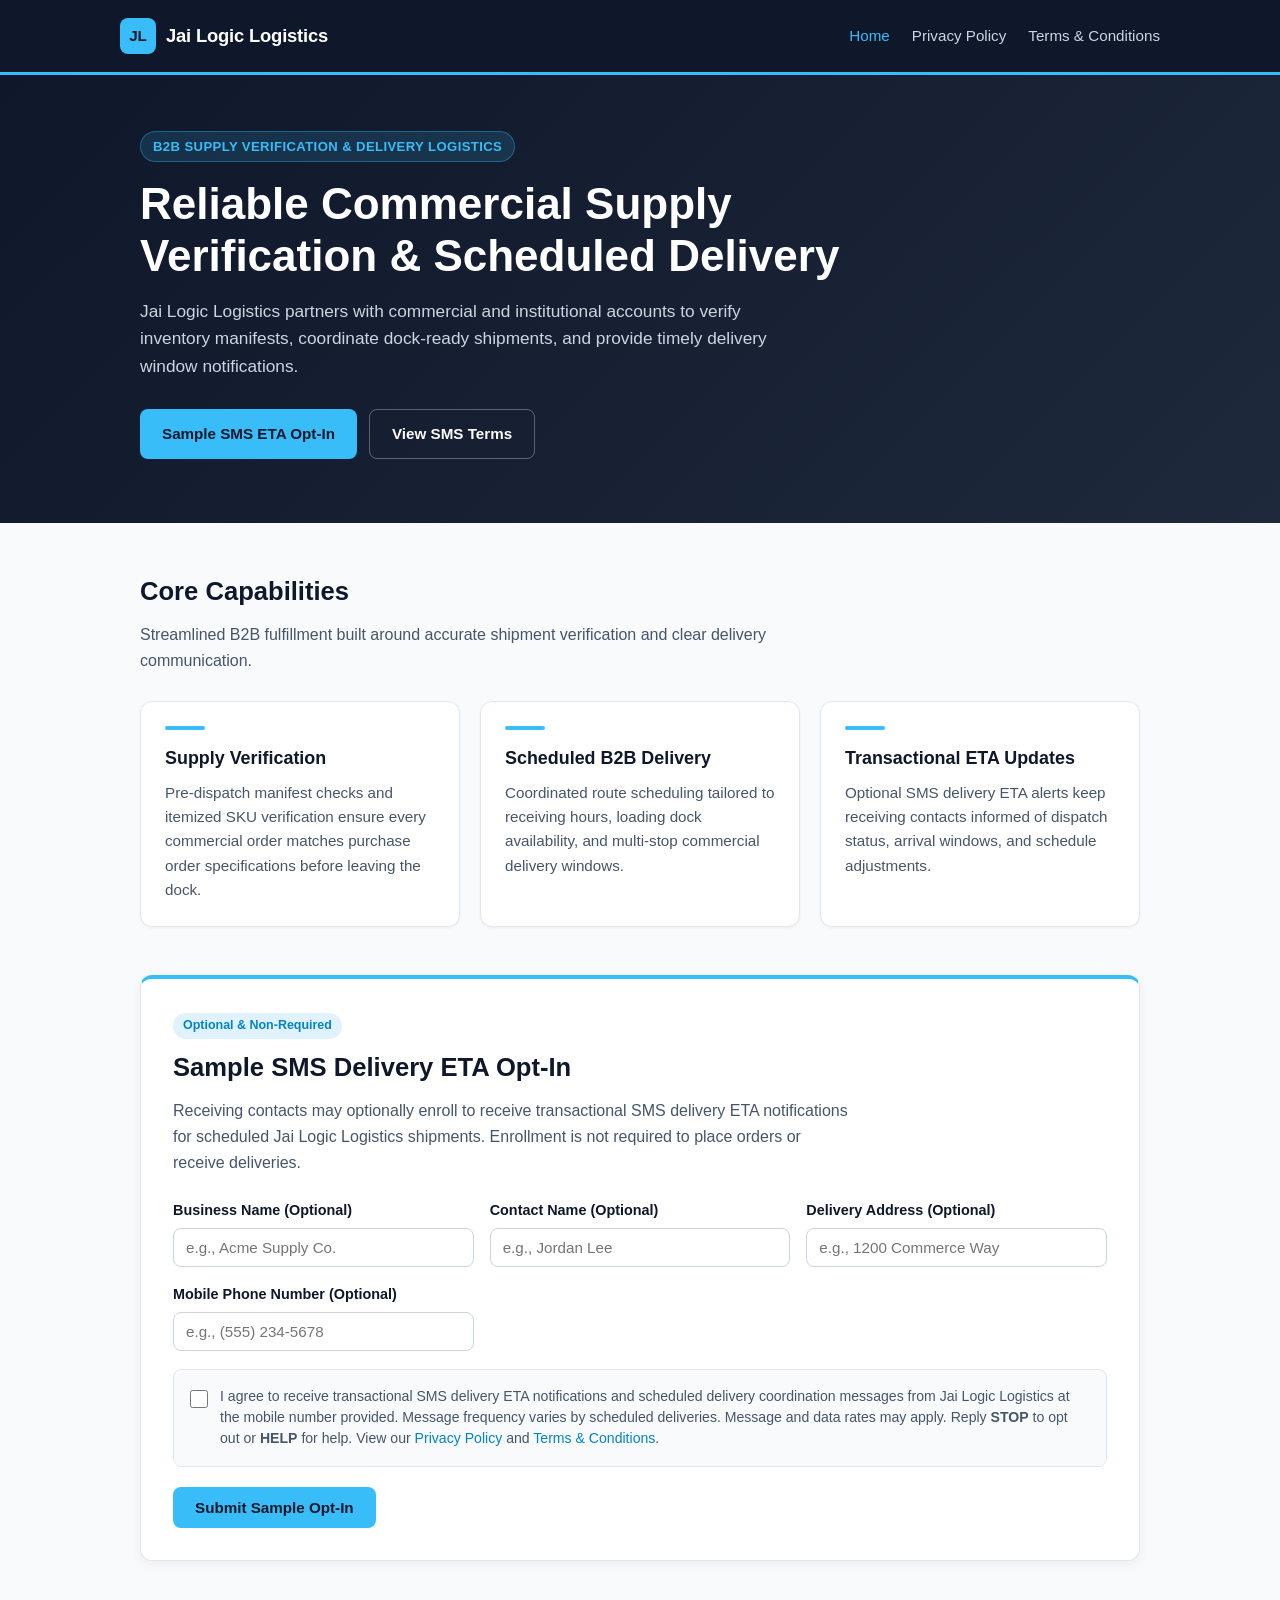
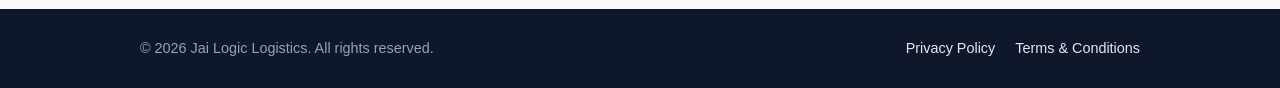
<file: index.html>
<!DOCTYPE html>
<html lang="en">
<head>
  <meta charset="UTF-8" />
  <meta name="viewport" content="width=device-width, initial-scale=1.0" />
  <title>Jai Logic Logistics | B2B Supply Verification &amp; Delivery Logistics</title>
  <link rel="stylesheet" href="styles.css" />
</head>
<body>
  <header class="site-header">
    <div class="container nav-bar">
      <a class="brand" href="index.html">
        <span class="brand-mark">JL</span>
        <span>Jai Logic Logistics</span>
      </a>
      <nav class="nav-links" aria-label="Primary navigation">
        <a href="index.html" class="active">Home</a>
        <a href="privacy.html">Privacy Policy</a>
        <a href="terms.html">Terms &amp; Conditions</a>
      </nav>
    </div>
  </header>

  <section class="hero">
    <div class="container">
      <span class="hero-badge">B2B Supply Verification &amp; Delivery Logistics</span>
      <h1>Reliable Commercial Supply Verification &amp; Scheduled Delivery</h1>
      <p>
        Jai Logic Logistics partners with commercial and institutional accounts to verify inventory manifests,
        coordinate dock-ready shipments, and provide timely delivery window notifications.
      </p>
      <div class="hero-actions">
        <a class="btn btn-primary" href="#sms-opt-in">Sample SMS ETA Opt-In</a>
        <a class="btn btn-outline" href="terms.html">View SMS Terms</a>
      </div>
    </div>
  </section>

  <main>
    <div class="container">
      <h2 class="section-title">Core Capabilities</h2>
      <p class="section-subtitle">
        Streamlined B2B fulfillment built around accurate shipment verification and clear delivery communication.
      </p>

      <div class="grid-3">
        <article class="card">
          <div class="card-accent"></div>
          <h3>Supply Verification</h3>
          <p>
            Pre-dispatch manifest checks and itemized SKU verification ensure every commercial order matches
            purchase order specifications before leaving the dock.
          </p>
        </article>

        <article class="card">
          <div class="card-accent"></div>
          <h3>Scheduled B2B Delivery</h3>
          <p>
            Coordinated route scheduling tailored to receiving hours, loading dock availability, and multi-stop
            commercial delivery windows.
          </p>
        </article>

        <article class="card">
          <div class="card-accent"></div>
          <h3>Transactional ETA Updates</h3>
          <p>
            Optional SMS delivery ETA alerts keep receiving contacts informed of dispatch status, arrival windows,
            and schedule adjustments.
          </p>
        </article>
      </div>

      <section id="sms-opt-in" class="optin-section" aria-labelledby="optin-heading">
        <div class="optin-header">
          <span class="optional-tag">Optional &amp; Non-Required</span>
          <h2 id="optin-heading" class="section-title">Sample SMS Delivery ETA Opt-In</h2>
          <p class="section-subtitle" style="margin-bottom: 0;">
            Receiving contacts may optionally enroll to receive transactional SMS delivery ETA notifications for
            scheduled Jai Logic Logistics shipments. Enrollment is not required to place orders or receive deliveries.
          </p>
        </div>

        <form id="sample-optin-form" novalidate>
          <div class="form-grid">
            <div class="form-group">
              <label for="business-name">Business Name (Optional)</label>
              <input type="text" id="business-name" name="business_name" placeholder="e.g., Acme Supply Co." />
            </div>
            <div class="form-group">
              <label for="contact-name">Contact Name (Optional)</label>
              <input type="text" id="contact-name" name="contact_name" placeholder="e.g., Jordan Lee" />
            </div>
            <div class="form-group">
              <label for="delivery-address">Delivery Address (Optional)</label>
              <input type="text" id="delivery-address" name="delivery_address" placeholder="e.g., 1200 Commerce Way" />
            </div>
            <div class="form-group">
              <label for="mobile-phone">Mobile Phone Number (Optional)</label>
              <input type="tel" id="mobile-phone" name="mobile_phone" placeholder="e.g., (555) 234-5678" />
            </div>
          </div>

          <div class="checkbox-group">
            <input type="checkbox" id="sms-consent" name="sms_consent" />
            <label for="sms-consent">
              I agree to receive transactional SMS delivery ETA notifications and scheduled delivery coordination
              messages from Jai Logic Logistics at the mobile number provided. Message frequency varies by scheduled
              deliveries. Message and data rates may apply. Reply <strong>STOP</strong> to opt out or
              <strong>HELP</strong> for help. View our <a href="privacy.html">Privacy Policy</a> and
              <a href="terms.html">Terms &amp; Conditions</a>.
            </label>
          </div>

          <button type="submit" class="btn btn-primary">Submit Sample Opt-In</button>
          <div id="form-feedback" class="form-feedback" role="status" aria-live="polite"></div>
        </form>
      </section>
    </div>
  </main>

  <footer class="site-footer">
    <div class="container footer-inner">
      <p>&copy; 2026 Jai Logic Logistics. All rights reserved.</p>
      <div class="footer-links">
        <a href="privacy.html">Privacy Policy</a>
        <a href="terms.html">Terms &amp; Conditions</a>
      </div>
    </div>
  </footer>

  <script>
    (function () {
      var form = document.getElementById("sample-optin-form");
      var checkbox = document.getElementById("sms-consent");
      var feedback = document.getElementById("form-feedback");

      form.addEventListener("submit", function (event) {
        event.preventDefault();
        feedback.className = "form-feedback";
        if (!checkbox.checked) {
          feedback.classList.add("notice");
          feedback.textContent = "Sample form notice: SMS consent checkbox is currently unchecked. Check the box above if you wish to opt in to delivery ETA alerts.";
          return;
        }
        feedback.classList.add("success");
        feedback.textContent = "Sample opt-in recorded for demonstration purposes. Transactional delivery ETA alerts can be stopped anytime by replying STOP.";
      });
    })();
  </script>
</body>
</html>
</file>
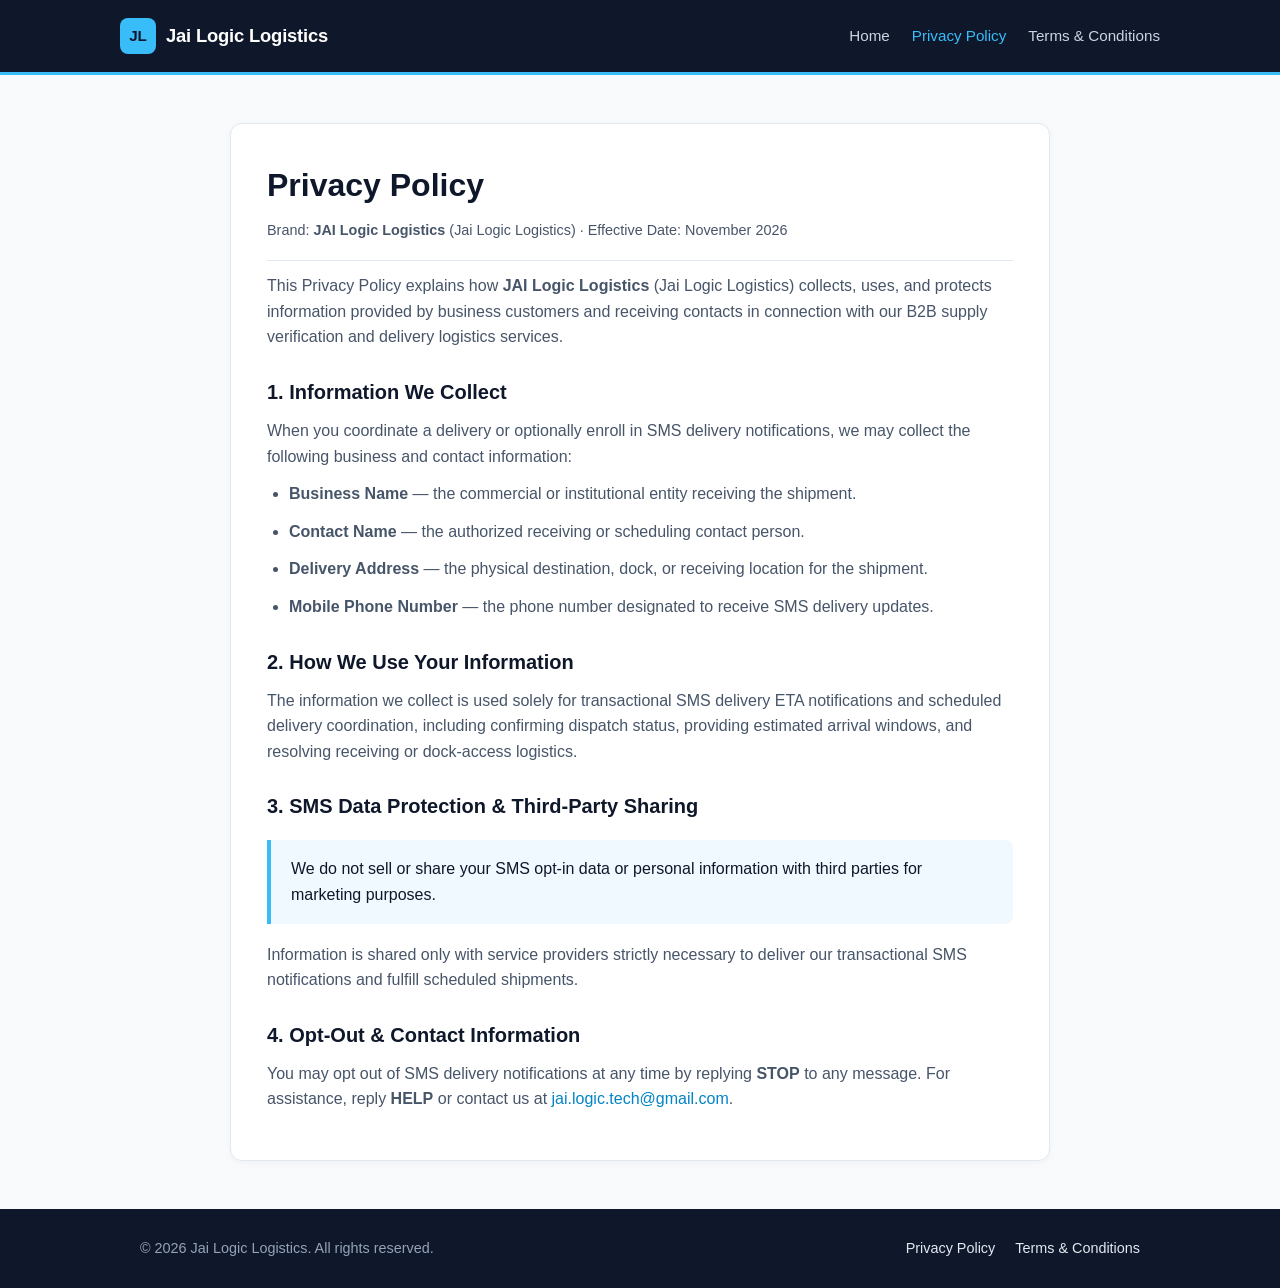
<file: privacy.html>
<!DOCTYPE html>
<html lang="en">
<head>
  <meta charset="UTF-8" />
  <meta name="viewport" content="width=device-width, initial-scale=1.0" />
  <title>Privacy Policy</title>
  <link rel="stylesheet" href="styles.css" />
</head>
<body>
  <header class="site-header">
    <div class="container nav-bar">
      <a class="brand" href="index.html">
        <span class="brand-mark">JL</span>
        <span>Jai Logic Logistics</span>
      </a>
      <nav class="nav-links" aria-label="Primary navigation">
        <a href="index.html">Home</a>
        <a href="privacy.html" class="active">Privacy Policy</a>
        <a href="terms.html">Terms &amp; Conditions</a>
      </nav>
    </div>
  </header>

  <main>
    <div class="container">
      <article class="legal-card">
        <h1>Privacy Policy</h1>
        <p class="legal-meta">
          Brand: <strong>JAI Logic Logistics</strong> (Jai Logic Logistics) &middot; Effective Date: November 2026
        </p>

        <p>
          This Privacy Policy explains how <strong>JAI Logic Logistics</strong> (Jai Logic Logistics)
          collects, uses, and protects information provided by business customers and receiving contacts in connection
          with our B2B supply verification and delivery logistics services.
        </p>

        <h2>1. Information We Collect</h2>
        <p>
          When you coordinate a delivery or optionally enroll in SMS delivery notifications, we may collect the
          following business and contact information:
        </p>
        <ul>
          <li><strong>Business Name</strong> — the commercial or institutional entity receiving the shipment.</li>
          <li><strong>Contact Name</strong> — the authorized receiving or scheduling contact person.</li>
          <li><strong>Delivery Address</strong> — the physical destination, dock, or receiving location for the shipment.</li>
          <li><strong>Mobile Phone Number</strong> — the phone number designated to receive SMS delivery updates.</li>
        </ul>

        <h2>2. How We Use Your Information</h2>
        <p>
          The information we collect is used solely for transactional SMS delivery ETA notifications and scheduled
          delivery coordination, including confirming dispatch status, providing estimated arrival windows, and
          resolving receiving or dock-access logistics.
        </p>

        <h2>3. SMS Data Protection &amp; Third-Party Sharing</h2>
        <div class="highlight-box">
          We do not sell or share your SMS opt-in data or personal information with third parties for marketing purposes.
        </div>
        <p>
          Information is shared only with service providers strictly necessary to deliver our transactional SMS
          notifications and fulfill scheduled shipments.
        </p>

        <h2>4. Opt-Out &amp; Contact Information</h2>
        <p>
          You may opt out of SMS delivery notifications at any time by replying <strong>STOP</strong> to any message.
          For assistance, reply <strong>HELP</strong> or contact us at
          <a href="mailto:jai.logic.tech@gmail.com">jai.logic.tech@gmail.com</a>.
        </p>
      </article>
    </div>
  </main>

  <footer class="site-footer">
    <div class="container footer-inner">
      <p>&copy; 2026 Jai Logic Logistics. All rights reserved.</p>
      <div class="footer-links">
        <a href="privacy.html">Privacy Policy</a>
        <a href="terms.html">Terms &amp; Conditions</a>
      </div>
    </div>
  </footer>
</body>
</html>
</file>
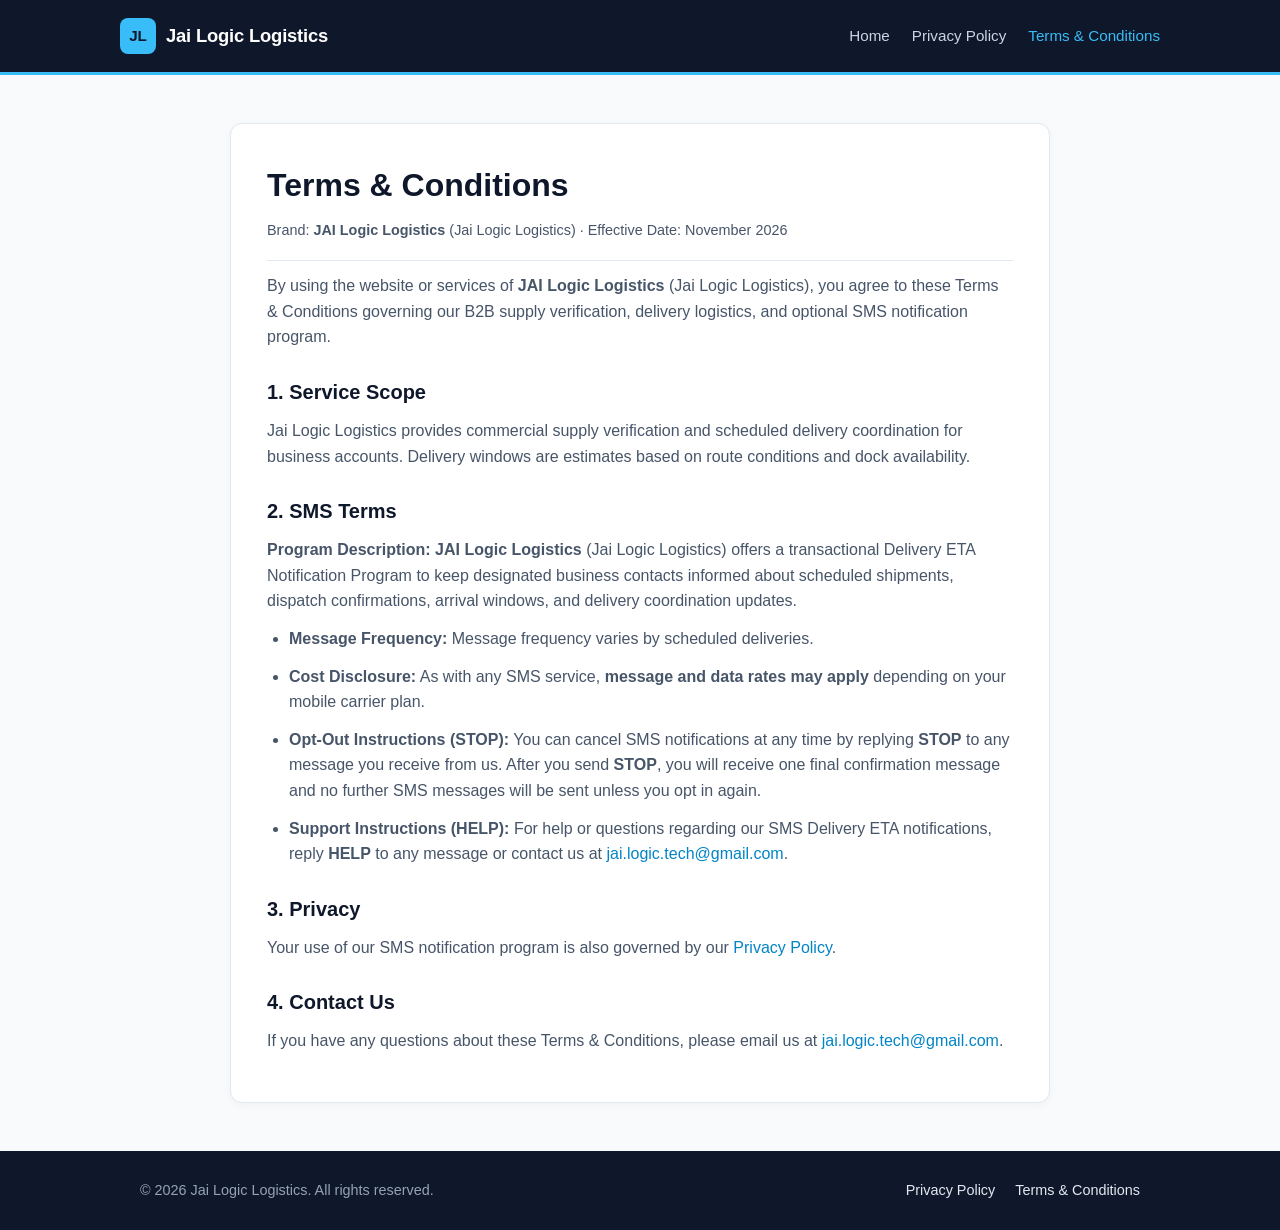
<file: terms.html>
<!DOCTYPE html>
<html lang="en">
<head>
  <meta charset="UTF-8" />
  <meta name="viewport" content="width=device-width, initial-scale=1.0" />
  <title>Terms &amp; Conditions</title>
  <link rel="stylesheet" href="styles.css" />
</head>
<body>
  <header class="site-header">
    <div class="container nav-bar">
      <a class="brand" href="index.html">
        <span class="brand-mark">JL</span>
        <span>Jai Logic Logistics</span>
      </a>
      <nav class="nav-links" aria-label="Primary navigation">
        <a href="index.html">Home</a>
        <a href="privacy.html">Privacy Policy</a>
        <a href="terms.html" class="active">Terms &amp; Conditions</a>
      </nav>
    </div>
  </header>

  <main>
    <div class="container">
      <article class="legal-card">
        <h1>Terms &amp; Conditions</h1>
        <p class="legal-meta">
          Brand: <strong>JAI Logic Logistics</strong> (Jai Logic Logistics) &middot; Effective Date: November 2026
        </p>

        <p>
          By using the website or services of <strong>JAI Logic Logistics</strong> (Jai Logic Logistics),
          you agree to these Terms &amp; Conditions governing our B2B supply verification, delivery logistics, and
          optional SMS notification program.
        </p>

        <h2>1. Service Scope</h2>
        <p>
          Jai Logic Logistics provides commercial supply verification and scheduled delivery coordination for business
          accounts. Delivery windows are estimates based on route conditions and dock availability.
        </p>

        <h2>2. SMS Terms</h2>
        <p>
          <strong>Program Description:</strong> <strong>JAI Logic Logistics</strong> (Jai Logic Logistics)
          offers a transactional Delivery ETA Notification Program to keep designated business contacts informed about
          scheduled shipments, dispatch confirmations, arrival windows, and delivery coordination updates.
        </p>
        <ul>
          <li>
            <strong>Message Frequency:</strong> Message frequency varies by scheduled deliveries.
          </li>
          <li>
            <strong>Cost Disclosure:</strong> As with any SMS service, <strong>message and data rates may apply</strong>
            depending on your mobile carrier plan.
          </li>
          <li>
            <strong>Opt-Out Instructions (STOP):</strong> You can cancel SMS notifications at any time by replying
            <strong>STOP</strong> to any message you receive from us. After you send <strong>STOP</strong>, you will
            receive one final confirmation message and no further SMS messages will be sent unless you opt in again.
          </li>
          <li>
            <strong>Support Instructions (HELP):</strong> For help or questions regarding our SMS Delivery ETA
            notifications, reply <strong>HELP</strong> to any message or contact us at
            <a href="mailto:jai.logic.tech@gmail.com">jai.logic.tech@gmail.com</a>.
          </li>
        </ul>

        <h2>3. Privacy</h2>
        <p>
          Your use of our SMS notification program is also governed by our
          <a href="privacy.html">Privacy Policy</a>.
        </p>

        <h2>4. Contact Us</h2>
        <p>
          If you have any questions about these Terms &amp; Conditions, please email us at
          <a href="mailto:jai.logic.tech@gmail.com">jai.logic.tech@gmail.com</a>.
        </p>
      </article>
    </div>
  </main>

  <footer class="site-footer">
    <div class="container footer-inner">
      <p>&copy; 2026 Jai Logic Logistics. All rights reserved.</p>
      <div class="footer-links">
        <a href="privacy.html">Privacy Policy</a>
        <a href="terms.html">Terms &amp; Conditions</a>
      </div>
    </div>
  </footer>
</body>
</html>
</file>
<file: styles.css>
:root {
  --navy: #0f172a;
  --navy-light: #1e293b;
  --sky: #38bdf8;
  --sky-dark: #0284c7;
  --bg: #f8fafc;
  --surface: #ffffff;
  --text: #0f172a;
  --text-muted: #475569;
  --border: #e2e8f0;
  --radius: 12px;
}

* {
  box-sizing: border-box;
  margin: 0;
  padding: 0;
}

html {
  scroll-behavior: smooth;
}

body {
  font-family: -apple-system, BlinkMacSystemFont, "Segoe UI", Roboto, Inter, Helvetica, Arial, sans-serif;
  background-color: var(--bg);
  color: var(--text);
  line-height: 1.6;
  min-height: 100vh;
  display: flex;
  flex-direction: column;
}

a {
  color: var(--sky-dark);
  text-decoration: none;
}

a:hover {
  text-decoration: underline;
}

.container {
  width: 100%;
  max-width: 1040px;
  margin: 0 auto;
  padding: 0 20px;
}

/* Header & Navigation */
.site-header {
  background-color: var(--navy);
  color: #ffffff;
  border-bottom: 3px solid var(--sky);
}

.nav-bar {
  display: flex;
  align-items: center;
  justify-content: space-between;
  flex-wrap: wrap;
  gap: 16px;
  padding: 18px 0;
}

.brand {
  display: flex;
  align-items: center;
  gap: 10px;
  color: #ffffff;
  font-weight: 700;
  font-size: 1.15rem;
  letter-spacing: -0.01em;
}

.brand:hover {
  text-decoration: none;
}

.brand-mark {
  display: inline-flex;
  align-items: center;
  justify-content: center;
  width: 36px;
  height: 36px;
  border-radius: 8px;
  background-color: var(--sky);
  color: var(--navy);
  font-weight: 800;
  font-size: 0.95rem;
}

.nav-links {
  display: flex;
  align-items: center;
  gap: 22px;
  flex-wrap: wrap;
}

.nav-links a {
  color: #cbd5e1;
  font-size: 0.95rem;
  font-weight: 500;
  transition: color 0.15s ease;
}

.nav-links a:hover,
.nav-links a.active {
  color: var(--sky);
  text-decoration: none;
}

/* Hero Section */
.hero {
  background: linear-gradient(135deg, var(--navy) 0%, var(--navy-light) 100%);
  color: #ffffff;
  padding: 56px 0 64px;
}

.hero-badge {
  display: inline-block;
  background-color: rgba(56, 189, 248, 0.15);
  color: var(--sky);
  border: 1px solid rgba(56, 189, 248, 0.35);
  padding: 4px 12px;
  border-radius: 999px;
  font-size: 0.82rem;
  font-weight: 600;
  letter-spacing: 0.03em;
  text-transform: uppercase;
  margin-bottom: 16px;
}

.hero h1 {
  font-size: clamp(1.9rem, 4vw, 2.75rem);
  line-height: 1.18;
  font-weight: 800;
  margin-bottom: 16px;
  max-width: 720px;
}

.hero p {
  color: #cbd5e1;
  font-size: 1.08rem;
  max-width: 640px;
  margin-bottom: 28px;
}

.hero-actions {
  display: flex;
  flex-wrap: wrap;
  gap: 12px;
}

.btn {
  display: inline-flex;
  align-items: center;
  justify-content: center;
  padding: 12px 22px;
  border-radius: 8px;
  font-weight: 600;
  font-size: 0.95rem;
  cursor: pointer;
  border: none;
  transition: background-color 0.15s ease, transform 0.1s ease;
}

.btn-primary {
  background-color: var(--sky);
  color: var(--navy);
}

.btn-primary:hover {
  background-color: #7dd3fc;
  text-decoration: none;
}

.btn-outline {
  background-color: transparent;
  color: #ffffff;
  border: 1px solid rgba(255, 255, 255, 0.3);
}

.btn-outline:hover {
  border-color: var(--sky);
  color: var(--sky);
  text-decoration: none;
}

/* Main Content */
main {
  flex: 1;
  padding: 48px 0;
}

.section-title {
  font-size: 1.6rem;
  font-weight: 700;
  color: var(--navy);
  margin-bottom: 10px;
}

.section-subtitle {
  color: var(--text-muted);
  margin-bottom: 28px;
  max-width: 680px;
}

.grid-3 {
  display: grid;
  grid-template-columns: repeat(auto-fit, minmax(250px, 1fr));
  gap: 20px;
  margin-bottom: 48px;
}

.card {
  background-color: var(--surface);
  border: 1px solid var(--border);
  border-radius: var(--radius);
  padding: 24px;
  box-shadow: 0 1px 3px rgba(15, 23, 42, 0.05);
}

.card-accent {
  width: 40px;
  height: 4px;
  background-color: var(--sky);
  border-radius: 999px;
  margin-bottom: 14px;
}

.card h3 {
  font-size: 1.12rem;
  color: var(--navy);
  margin-bottom: 8px;
}

.card p {
  color: var(--text-muted);
  font-size: 0.95rem;
}

/* Opt-in Form Section */
.optin-section {
  background-color: var(--surface);
  border: 1px solid var(--border);
  border-top: 4px solid var(--sky);
  border-radius: var(--radius);
  padding: 32px;
  box-shadow: 0 4px 12px rgba(15, 23, 42, 0.05);
}

.optin-header {
  margin-bottom: 24px;
}

.optional-tag {
  display: inline-block;
  font-size: 0.78rem;
  font-weight: 600;
  color: var(--sky-dark);
  background-color: #e0f2fe;
  padding: 3px 10px;
  border-radius: 999px;
  margin-bottom: 8px;
}

.form-grid {
  display: grid;
  grid-template-columns: repeat(auto-fit, minmax(230px, 1fr));
  gap: 16px;
  margin-bottom: 18px;
}

.form-group {
  display: flex;
  flex-direction: column;
  gap: 6px;
}

.form-group label {
  font-size: 0.9rem;
  font-weight: 600;
  color: var(--navy);
}

.form-group input {
  padding: 10px 12px;
  border: 1px solid #cbd5e1;
  border-radius: 8px;
  font-size: 0.95rem;
  color: var(--text);
  background-color: #ffffff;
}

.form-group input:focus {
  outline: 2px solid var(--sky);
  border-color: var(--sky-dark);
}

.checkbox-group {
  display: flex;
  align-items: flex-start;
  gap: 12px;
  padding: 16px;
  background-color: #f8fafc;
  border: 1px solid var(--border);
  border-radius: 8px;
  margin-bottom: 20px;
}

.checkbox-group input[type="checkbox"] {
  margin-top: 4px;
  width: 18px;
  height: 18px;
  accent-color: var(--navy);
  flex-shrink: 0;
  cursor: pointer;
}

.checkbox-group label {
  font-size: 0.88rem;
  color: var(--text-muted);
  line-height: 1.5;
  cursor: pointer;
}

.form-feedback {
  margin-top: 14px;
  padding: 12px 16px;
  border-radius: 8px;
  font-size: 0.92rem;
  display: none;
}

.form-feedback.success {
  display: block;
  background-color: #e0f2fe;
  color: var(--navy);
  border: 1px solid var(--sky);
}

.form-feedback.notice {
  display: block;
  background-color: #fef3c7;
  color: #92400e;
  border: 1px solid #fcd34d;
}

/* Legal / Policy Pages */
.legal-card {
  background-color: var(--surface);
  border: 1px solid var(--border);
  border-radius: var(--radius);
  padding: 36px;
  max-width: 820px;
  margin: 0 auto;
  box-shadow: 0 2px 8px rgba(15, 23, 42, 0.04);
}

.legal-card h1 {
  font-size: 2rem;
  color: var(--navy);
  margin-bottom: 8px;
}

.legal-meta {
  color: var(--text-muted);
  font-size: 0.9rem;
  margin-bottom: 28px;
  padding-bottom: 18px;
  border-bottom: 1px solid var(--border);
}

.legal-card h2 {
  font-size: 1.25rem;
  color: var(--navy);
  margin-top: 26px;
  margin-bottom: 10px;
}

.legal-card p,
.legal-card li {
  color: var(--text-muted);
  margin-bottom: 12px;
}

.legal-card ul {
  padding-left: 22px;
  margin-bottom: 16px;
}

.highlight-box {
  background-color: #f0f9ff;
  border-left: 4px solid var(--sky);
  padding: 16px 20px;
  border-radius: 0 8px 8px 0;
  margin: 18px 0;
  color: var(--navy);
  font-weight: 500;
}

/* Footer */
.site-footer {
  background-color: var(--navy);
  color: #94a3b8;
  padding: 28px 0;
  margin-top: auto;
  font-size: 0.9rem;
}

.footer-inner {
  display: flex;
  align-items: center;
  justify-content: space-between;
  flex-wrap: wrap;
  gap: 16px;
}

.footer-links {
  display: flex;
  align-items: center;
  gap: 20px;
  flex-wrap: wrap;
}

.footer-links a {
  color: #e2e8f0;
  font-weight: 500;
}

.footer-links a:hover {
  color: var(--sky);
}

@media (max-width: 640px) {
  .hero {
    padding: 40px 0 48px;
  }

  .optin-section,
  .legal-card {
    padding: 22px;
  }
}
</file>
